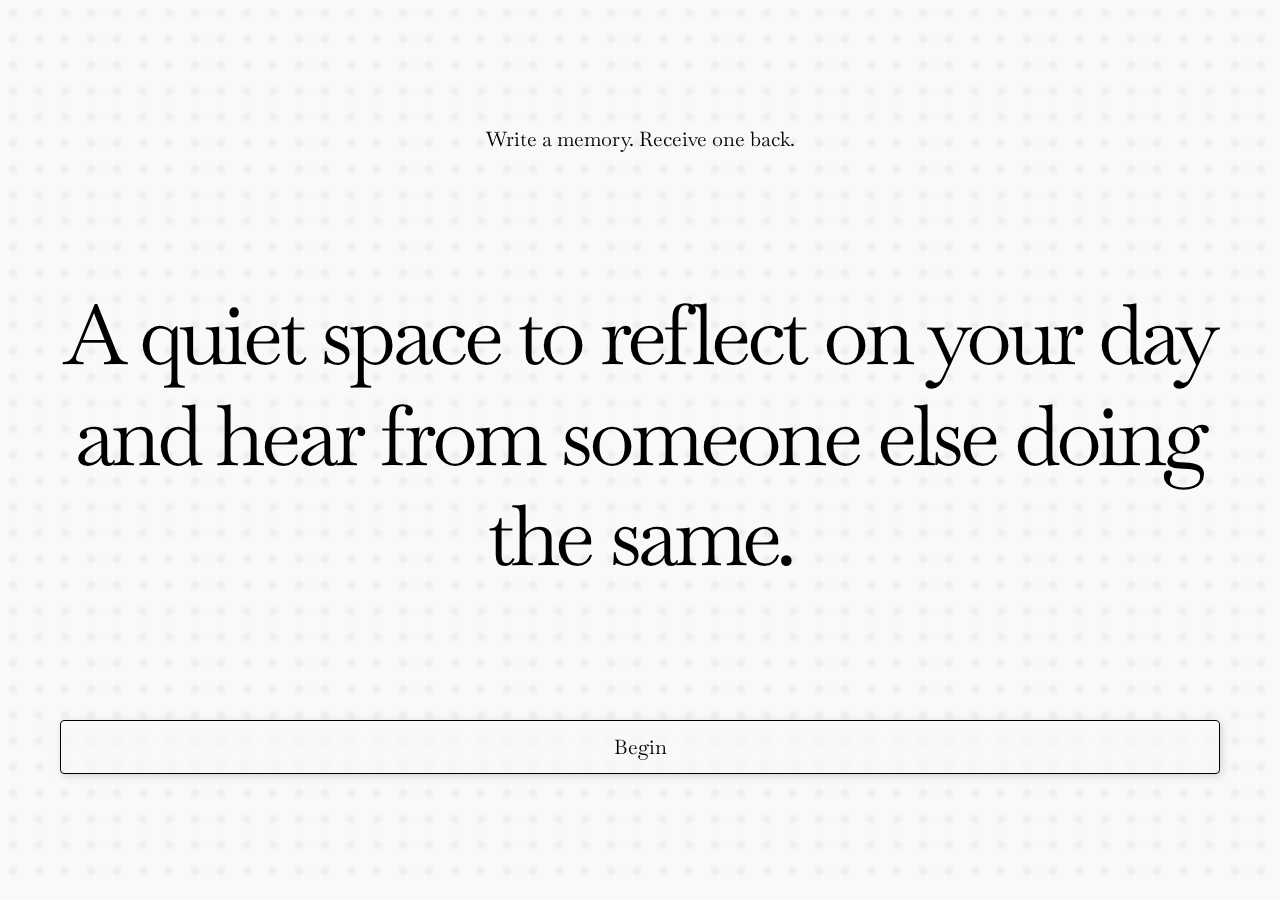
<file: index.html>
<!DOCTYPE html>
<head>
  <meta name="viewport" content="width=device-width, initial-scale=1.0" />
  <meta charset="UTF-8" />

<style>
  main {
    display: flex;
    flex-direction: column;
    justify-content: space-around;
    height: 100vh;
    height: 100dvh;
    width: 100vw;
    text-align: center;
  }
  
   
</style>
<link rel="stylesheet" href = "./styles/styles.css">
</head>
<body>
  <main>
    <p>Write a memory. Receive one back.</p>
    <span class = "title">A quiet space to reflect on your day and hear from someone else doing the same. </span>
    <button class = "main cta">Begin</button>
  </main>
  <canvas class="starfield"></canvas>
  <script type="module" src = "./scripts/script.js" defer></script>
</body>
</html>
</file>
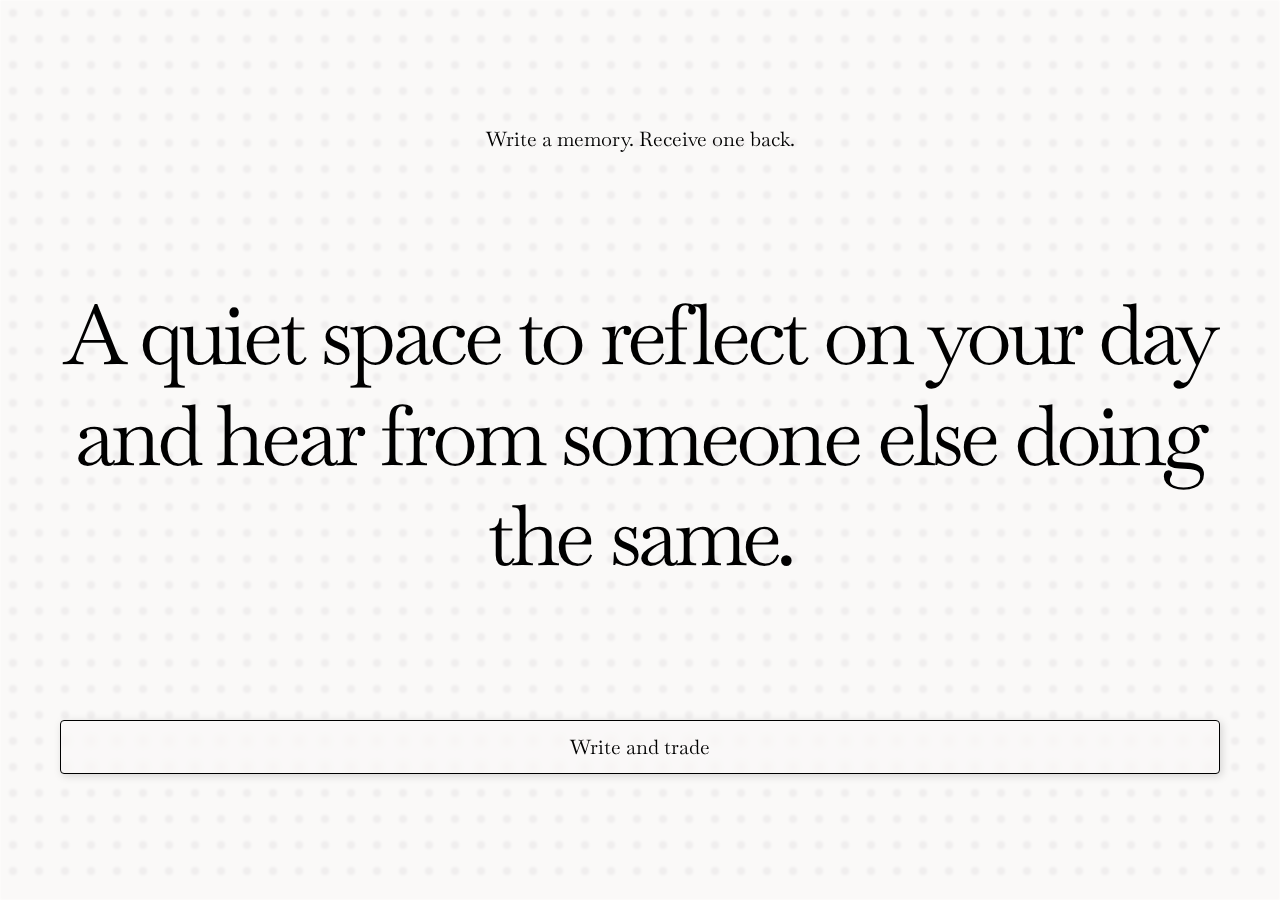
<file: pages/index.html>
<!DOCTYPE html>
<head>
<style>
  main {
    display: flex;
    flex-direction: column;
    justify-content: space-around;
    height: 100vh;
    width: 100vw;
    text-align: center;
  }
   
 
</style>
<link rel="stylesheet" href = "../styles/styles.css">
</head>
<body>
  <canvas class="starfield"></canvas>
  <main>
    <p>Write a memory. Receive one back.</p>
    <span class = "title">A quiet space to reflect on your day and hear from someone else doing the same. </span>
    <button class = "main cta">Write and trade</button>
  </main>
  <script src = "../scripts/script.js"></script>
</body>
</html>
</file>
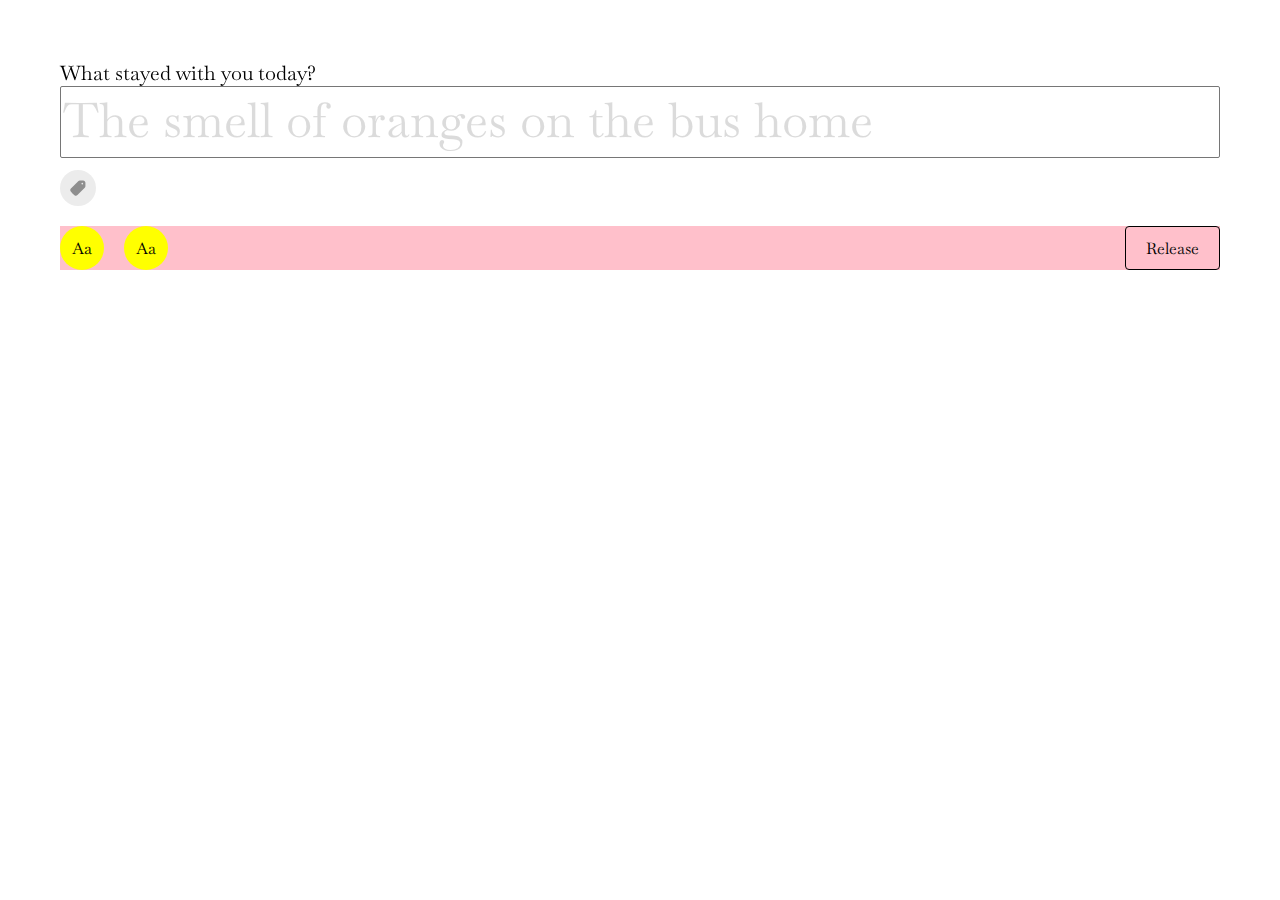
<file: pages/new-echo.html>
<!DOCTYPE html>
<head>
  <meta name="viewport" content="width=device-width, initial-scale=1.0" />
  <meta charset="UTF-8" />

<style>
  main {
    display: flex;
    flex-direction: column;
    justify-content: flex-start;
    height: 100vh;
    height: 100dvh;
    width: 100vw;
  }

  .tags {
    margin: 8px 0px;
    height: 44px;
    display: flex;
    flex-direction: row;
    align-items: center;
    overflow-x: scroll;
  }
  .tag-button {
    height: 36px;
    width: 36px;
    min-width: 36px;
    background-color: #ECECEC;
    border-radius: 50px;
    display: flex;
    justify-content: center;
    align-items: center;
  }

  .tag-button img {
    width: 16px;
    height: auto;
  }
  .options {
    margin: 8px 0px;
    height: 44px;
    display: flex;
    justify-content: space-between;
    background: pink;
  }

  .options .text {
    display: flex;
    gap: 20px;
    height: 100%;

  }

  .options > .text > div {
    border-radius: 50px;
    aspect-ratio: 1/1;
    display: flex;
    justify-content: center;
    align-items: center;
    background: yellow;
    max-height: 100%;
  }
  
  .tag {
    display: flex;
    justify-content: center;
    align-items: center;
    padding: 8px;
    font-family: 'Helvetica', serif;
    font-size: 12px;
    background-color: #ECECEC;
    border-radius: 50px;
    box-sizing: border-box;
  }
 
  
</style>
<link rel="stylesheet" href = "../styles/styles.css">
</head>
<body>
  <main>
    <p>What stayed with you today?</p>
    <textarea placeholder="The smell of oranges on the bus home" class = "new"></textarea>  
    <div class = "tags">
      <div class = "tag-button">
        <img src = "../images/tags.svg">
      </div>
    </div> 
    <div class = "options">
      <div class = "text">
        <div>Aa</div>
        <div>Aa</div>
      </div>
      <button class = "release">Release</button>

    </div>
  </main>
  <canvas class="starfield"></canvas>
  <script src = "../scripts/main-new-echo.js" defer></script>

</body>
</html>
</file>
<file: styles/styles.css>
@import url('https://fonts.googleapis.com/css2?family=Baskervville:ital@0;1&display=swap');

html, body {
  margin: 0;
  padding: 0;
  overflow: hidden;
  font-family: 'Baskervville', serif;
}

canvas.starfield {
  position: fixed;
  width: 100vw;
  height: 100vh;
  height: dvh;
  object-fit: contain; 
  overflow: hidden;
  top: 0;
  left: 0;
  z-index: -1; 
  pointer-events: none;
  filter: blur(1px);

}

.baskervville-regular {
  font-family: "Baskervville", serif;
  font-weight: 400;
  font-style: normal;
}
  
.baskervville-regular-italic {
  font-family: "Baskervville", serif;
  font-weight: 400;
  font-style: italic;
}

/* ----------------------------------Base styles (mobile)---------------------------------- */

main {
    padding: 52px 16px;
    box-sizing: border-box;
  }

h1 {
    font-size: 36px;
}
h2 {
    font-size: 32px;
}

h3 {
    font-size: 28px;
}

p {
  font-size: 20px;
  margin: 0;
}

a {
    text-decoration: none;
    color: inherit;
  }

span.title {
  font-size: 48px;
  line-height: 120%;
  letter-spacing: -.05em;
}

span.small {
    font-size: 16px;
}

  


button {
  font-size: inherit;
  font-family: inherit;
  text-decoration: none;
  color: inherit;
  height: 44px;
  background-color: inherit;
  border-radius: 4px;
  border: 1px solid black;
  padding: 0px 20px;
}

button.cta {
  border-radius: 4px;
}

.main.cta {
  font-size: 20px;
  box-shadow: 2px 2px 8px 0px rgba(0, 0, 0, .15);
  width: 100%;
  backdrop-filter: blur(4px);
  -webkit-backdrop-filter: blur(4px);
  background-color: rgba(250, 249, 248, .25);
  height: 54px;
}

textarea {
    border-radius: 2px;
    font-family: inherit;
    resize: none; 
    overflow: hidden;
    height: auto;
}

textarea.new {
    font-size: 48px;
    transition: height 0.3s ease;
}

textarea::placeholder {
    opacity: .25;
}
/* ----------------------------------Tablet and up---------------------------------- */

@media (min-width: 600px) {
    span.title {
        font-size: 72px;
    
      }
  
}

/* ----------------------------------Desktop and up---------------------------------- */
@media (min-width: 1024px) {
 
    main {
        padding: 60px;
        box-sizing: border-box;
      }


    span.title {
        font-size: 84px;
      
      }

}
</file>
